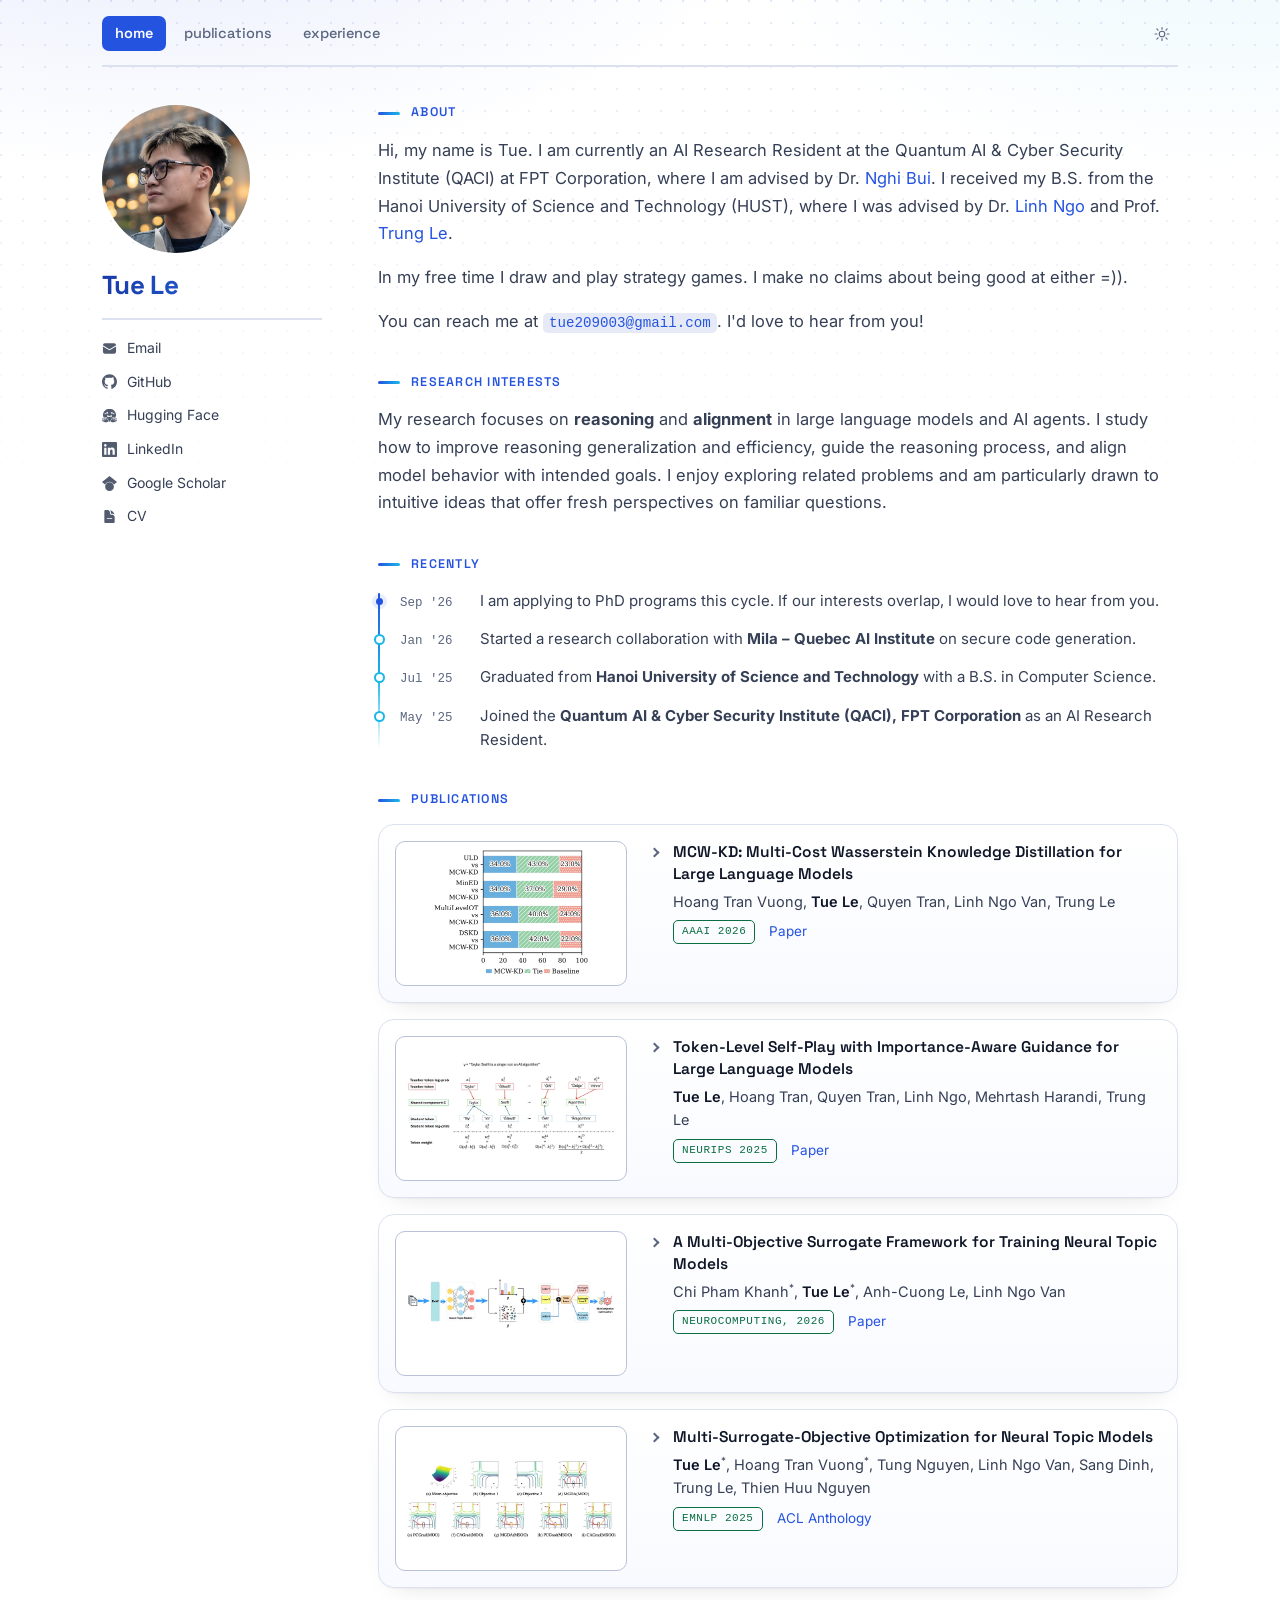
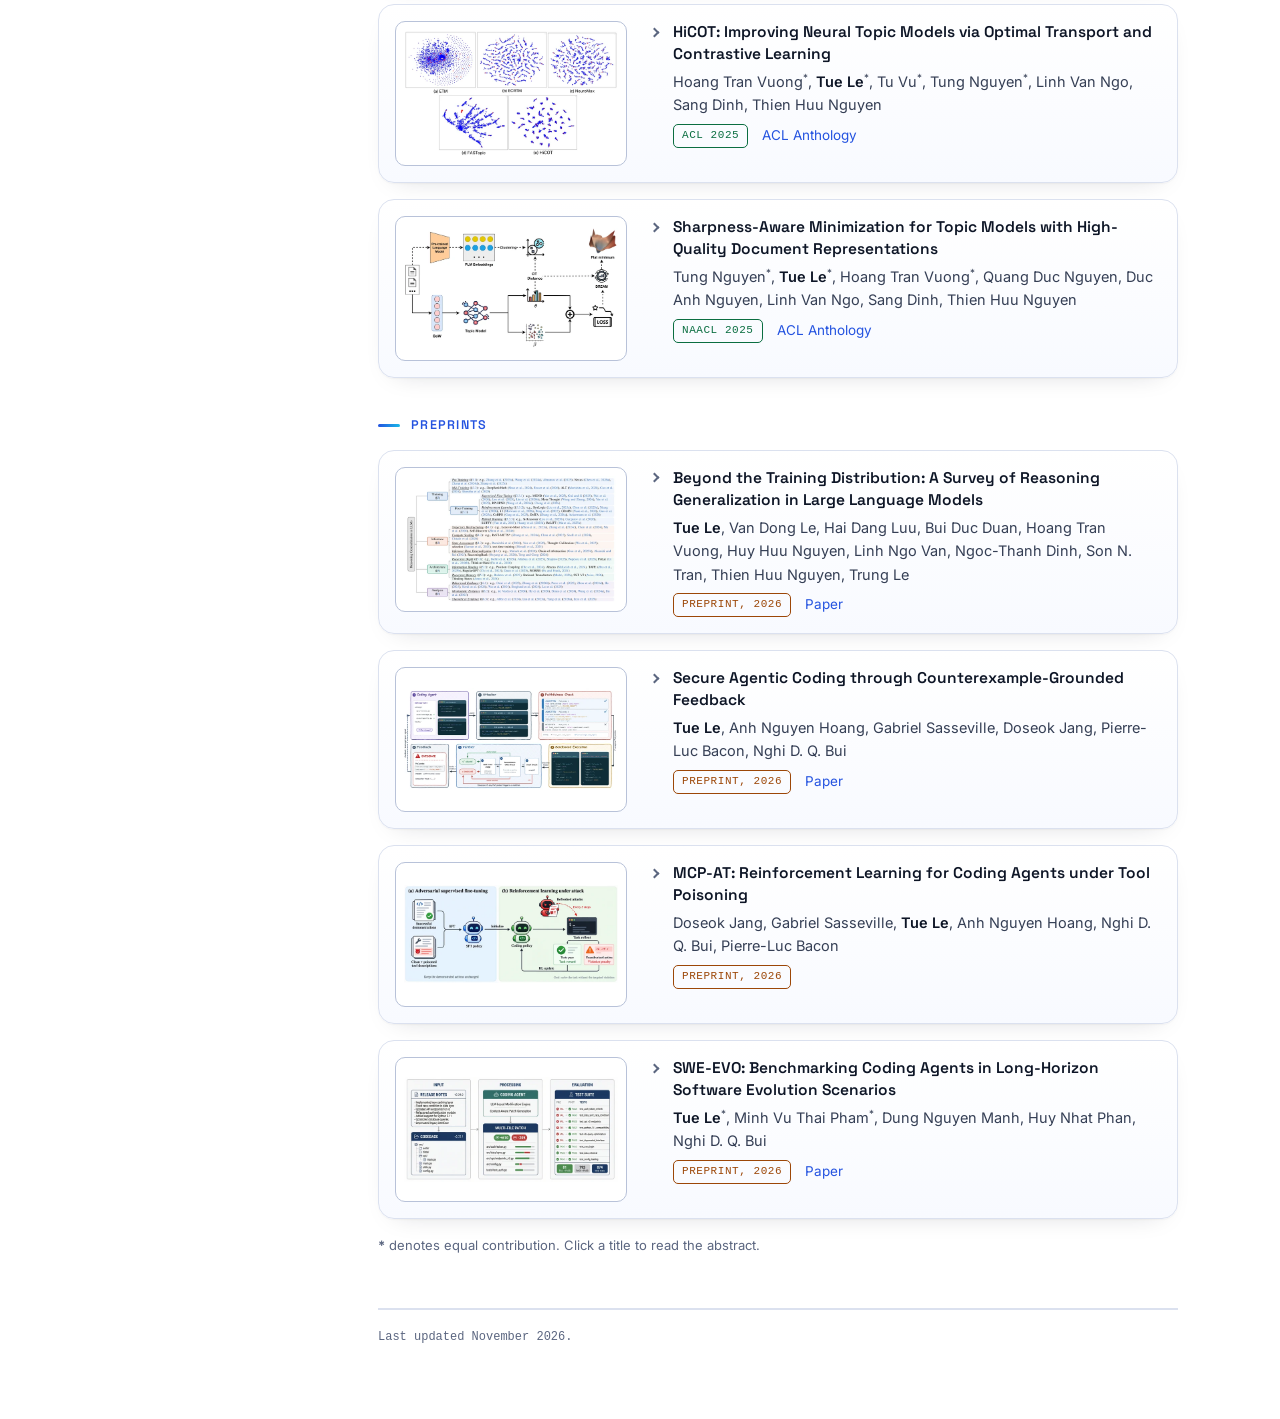
<file: index.html>
<!doctype html>
<html lang="en" data-edit-version="ldt-2026-09-casual-tabs">
  <head>
    <meta charset="UTF-8" />
    <meta name="viewport" content="width=device-width, initial-scale=1.0" />
    <title>Tue Le</title>
    <meta
      name="description"
      content="Tue Le (Le Dinh Tri Tue) works on reasoning and alignment for large language models. Based in Hanoi, Vietnam."
    />
    <meta name="author" content="Le Dinh Tri Tue" />
    <meta name="color-scheme" content="light dark" />
    <link rel="canonical" href="https://tue09.github.io/" />

    <meta property="og:type" content="profile" />
    <meta property="og:title" content="Tue Le" />
    <meta
      property="og:description"
      content="Reasoning and alignment for large language models."
    />
    <meta property="og:url" content="https://tue09.github.io/" />
    <meta property="og:image" content="https://tue09.github.io/assets/profile.jpg" />
    <meta name="twitter:card" content="summary" />

    <script>
      (() => {
        const root = document.documentElement;
        root.classList.add("js");
        try {
          const saved = localStorage.getItem("site-theme");
          const prefersDark = window.matchMedia("(prefers-color-scheme: dark)").matches;
          root.setAttribute("data-theme", saved || (prefersDark ? "dark" : "light"));
        } catch (error) {
          root.setAttribute("data-theme", "light");
        }
      })();
    </script>

    <link rel="preconnect" href="https://fonts.googleapis.com" />
    <link rel="preconnect" href="https://fonts.gstatic.com" crossorigin />
    <link
      href="https://fonts.googleapis.com/css2?family=Inter:wght@400;500;600;700&family=Space+Grotesk:wght@500;600;700&display=swap"
      rel="stylesheet"
    />
    <!-- Favicon: Dragon Ball panel (Akira Toriyama / Shueisha), cropped to a circle.
         Source kept at assets/favicon-source.jpg. -->
    <link rel="icon" type="image/png" sizes="16x16" href="favicon-16.png?v=2026091111" />
    <link rel="icon" type="image/png" sizes="32x32" href="favicon-32.png?v=2026091111" />
    <link rel="icon" type="image/png" sizes="48x48" href="favicon-48.png?v=2026091111" />
    <link rel="apple-touch-icon" sizes="180x180" href="apple-touch-icon.png?v=2026091111" />
    <link rel="stylesheet" href="styles.css?v=2026112203" />
  </head>
  <body>
    <a class="skip-link" href="#main">Skip to content</a>

    <!-- Hidden authoring affordance: hover the bottom-left corner -->
    <div class="edit-hotzone" id="editHotzone">
      <div class="edit-bar" role="group" aria-label="Page authoring tools">
        <button class="edit-toggle" id="editToggle" type="button" aria-pressed="false">Edit</button>
        <button class="edit-export" id="editExport" type="button">Export</button>
        <span class="edit-status" id="editStatus" role="status" aria-live="polite"></span>
      </div>
    </div>

    <div class="shell">
      <header class="topbar">
        <nav class="tabs" id="tabs" aria-label="Sections">
          <a href="#home" data-tab-link="home">home</a>
          <a href="#publications" data-tab-link="publications">publications</a>
          <a href="#experience" data-tab-link="experience">experience</a>
        </nav>

        <button class="theme-btn" id="themeToggle" type="button" aria-label="Switch to dark mode">
          <svg class="ic-sun" viewBox="0 0 24 24" aria-hidden="true"><circle cx="12" cy="12" r="4.2"/><path d="M12 2.4v2.6M12 19v2.6M4.2 12H1.6M22.4 12h-2.6M6.1 6.1 4.3 4.3M19.7 19.7l-1.8-1.8M17.9 6.1l1.8-1.8M4.3 19.7l1.8-1.8"/></svg>
          <svg class="ic-moon" viewBox="0 0 24 24" aria-hidden="true"><path d="M20.5 14.6A8.6 8.6 0 0 1 9.4 3.5a8.6 8.6 0 1 0 11.1 11.1Z"/></svg>
        </button>
      </header>

      <div class="layout">
        <aside class="profile" aria-label="Profile">
          <img
            class="avatar"
            src="assets/profile.jpg"
            width="300"
            height="300"
            alt="Tue Le"
            fetchpriority="high"
          />
          <h1 class="profile-name">Tue Le</h1>
          <ul class="profile-links" aria-label="Profiles">
            <li>
              <a href="mailto:tue209003@gmail.com">
                <svg viewBox="0 0 24 24" aria-hidden="true"><path d="M1.5 8.6691V17.25C1.5 18.9069 2.84315 20.25 4.5 20.25H19.5C21.1569 20.25 22.5 18.9069 22.5 17.25V8.6691L13.5723 14.1631C12.6081 14.7564 11.3919 14.7564 10.4277 14.1631L1.5 8.6691Z"/><path d="M22.5 6.90783V6.75C22.5 5.09315 21.1569 3.75 19.5 3.75H4.5C2.84315 3.75 1.5 5.09315 1.5 6.75V6.90783L11.2139 12.8856C11.696 13.1823 12.304 13.1823 12.7861 12.8856L22.5 6.90783Z"/></svg><span>Email</span>
              </a>
            </li>
            <li>
              <a href="https://github.com/tue09" target="_blank" rel="noopener">
                <svg viewBox="0 0 24 24" aria-hidden="true"><path d="M12 .297c-6.63 0-12 5.373-12 12 0 5.303 3.438 9.8 8.205 11.385.6.113.82-.258.82-.577 0-.285-.01-1.04-.015-2.04-3.338.724-4.042-1.61-4.042-1.61C4.422 18.07 3.633 17.7 3.633 17.7c-1.087-.744.084-.729.084-.729 1.205.084 1.838 1.236 1.838 1.236 1.07 1.835 2.809 1.305 3.495.998.108-.776.417-1.305.76-1.605-2.665-.3-5.466-1.332-5.466-5.93 0-1.31.465-2.38 1.235-3.22-.135-.303-.54-1.523.105-3.176 0 0 1.005-.322 3.3 1.23.96-.267 1.98-.399 3-.405 1.02.006 2.04.138 3 .405 2.28-1.552 3.285-1.23 3.285-1.23.645 1.653.24 2.873.12 3.176.765.84 1.23 1.91 1.23 3.22 0 4.61-2.805 5.625-5.475 5.92.42.36.81 1.096.81 2.22 0 1.606-.015 2.896-.015 3.286 0 .315.21.69.825.57C20.565 22.092 24 17.592 24 12.297c0-6.627-5.373-12-12-12"/></svg><span>GitHub</span>
              </a>
            </li>
            <li>
              <a href="https://huggingface.co/LeTue09" target="_blank" rel="noopener">
                <svg viewBox="0 0 24 24" aria-hidden="true"><path d="M12.025 1.13c-5.77 0-10.449 4.647-10.449 10.378 0 1.112.178 2.181.503 3.185.064-.222.203-.444.416-.577a.96.96 0 0 1 .524-.15c.293 0 .584.124.84.284.278.173.48.408.71.694.226.282.458.611.684.951v-.014c.017-.324.106-.622.264-.874s.403-.487.762-.543c.3-.047.596.06.787.203s.31.313.4.467c.15.257.212.468.233.542.01.026.653 1.552 1.657 2.54.616.605 1.01 1.223 1.082 1.912.055.537-.096 1.059-.38 1.572.637.121 1.294.187 1.967.187.657 0 1.298-.063 1.921-.178-.287-.517-.44-1.041-.384-1.581.07-.69.465-1.307 1.081-1.913 1.004-.987 1.647-2.513 1.657-2.539.021-.074.083-.285.233-.542.09-.154.208-.323.4-.467a1.08 1.08 0 0 1 .787-.203c.359.056.604.29.762.543s.247.55.265.874v.015c.225-.34.457-.67.683-.952.23-.286.432-.52.71-.694.257-.16.547-.284.84-.285a.97.97 0 0 1 .524.151c.228.143.373.388.43.625l.006.04a10.3 10.3 0 0 0 .534-3.273c0-5.731-4.678-10.378-10.449-10.378M8.327 6.583a1.5 1.5 0 0 1 .713.174 1.487 1.487 0 0 1 .617 2.013c-.183.343-.762-.214-1.102-.094-.38.134-.532.914-.917.71a1.487 1.487 0 0 1 .69-2.803m7.486 0a1.487 1.487 0 0 1 .689 2.803c-.385.204-.536-.576-.916-.71-.34-.12-.92.437-1.103.094a1.487 1.487 0 0 1 .617-2.013 1.5 1.5 0 0 1 .713-.174m-10.68 1.55a.96.96 0 1 1 0 1.921.96.96 0 0 1 0-1.92m13.838 0a.96.96 0 1 1 0 1.92.96.96 0 0 1 0-1.92M8.489 11.458c.588.01 1.965 1.157 3.572 1.164 1.607-.007 2.984-1.155 3.572-1.164.196-.003.305.12.305.454 0 .886-.424 2.328-1.563 3.202-.22-.756-1.396-1.366-1.63-1.32q-.011.001-.02.006l-.044.026-.01.008-.03.024q-.018.017-.035.036l-.032.04a1 1 0 0 0-.058.09l-.014.025q-.049.088-.11.19a1 1 0 0 1-.083.116 1.2 1.2 0 0 1-.173.18q-.035.029-.075.058a1.3 1.3 0 0 1-.251-.243 1 1 0 0 1-.076-.107c-.124-.193-.177-.363-.337-.444-.034-.016-.104-.008-.2.022q-.094.03-.216.087-.06.028-.125.063l-.13.074q-.067.04-.136.086a3 3 0 0 0-.135.096 3 3 0 0 0-.26.219 2 2 0 0 0-.12.121 2 2 0 0 0-.106.128l-.002.002a2 2 0 0 0-.09.132l-.001.001a1.2 1.2 0 0 0-.105.212q-.013.036-.024.073c-1.139-.875-1.563-2.317-1.563-3.203 0-.334.109-.457.305-.454m.836 10.354c.824-1.19.766-2.082-.365-3.194-1.13-1.112-1.789-2.738-1.789-2.738s-.246-.945-.806-.858-.97 1.499.202 2.362c1.173.864-.233 1.45-.685.64-.45-.812-1.683-2.896-2.322-3.295s-1.089-.175-.938.647 2.822 2.813 2.562 3.244-1.176-.506-1.176-.506-2.866-2.567-3.49-1.898.473 1.23 2.037 2.16c1.564.932 1.686 1.178 1.464 1.53s-3.675-2.511-4-1.297c-.323 1.214 3.524 1.567 3.287 2.405-.238.839-2.71-1.587-3.216-.642-.506.946 3.49 2.056 3.522 2.064 1.29.33 4.568 1.028 5.713-.624m5.349 0c-.824-1.19-.766-2.082.365-3.194 1.13-1.112 1.789-2.738 1.789-2.738s.246-.945.806-.858.97 1.499-.202 2.362c-1.173.864.233 1.45.685.64.451-.812 1.683-2.896 2.322-3.295s1.089-.175.938.647-2.822 2.813-2.562 3.244 1.176-.506 1.176-.506 2.866-2.567 3.49-1.898-.473 1.23-2.037 2.16c-1.564.932-1.686 1.178-1.464 1.53s3.675-2.511 4-1.297c.323 1.214-3.524 1.567-3.287 2.405.238.839 2.71-1.587 3.216-.642.506.946-3.49 2.056-3.522 2.064-1.29.33-4.568 1.028-5.713-.624"/></svg><span>Hugging Face</span>
              </a>
            </li>
            <li>
              <a href="https://www.linkedin.com/in/tue-le-2b1769280/" target="_blank" rel="noopener">
                <svg viewBox="0 0 24 24" aria-hidden="true"><path d="M20.447 20.452h-3.554v-5.569c0-1.328-.027-3.037-1.852-3.037-1.853 0-2.136 1.445-2.136 2.939v5.667H9.351V9h3.414v1.561h.046c.477-.9 1.637-1.85 3.37-1.85 3.601 0 4.267 2.37 4.267 5.455v6.286zM5.337 7.433c-1.144 0-2.063-.926-2.063-2.065 0-1.138.92-2.063 2.063-2.063 1.14 0 2.064.925 2.064 2.063 0 1.139-.925 2.065-2.064 2.065zm1.782 13.019H3.555V9h3.564v11.452zM22.225 0H1.771C.792 0 0 .774 0 1.729v20.542C0 23.227.792 24 1.771 24h20.451C23.2 24 24 23.227 24 22.271V1.729C24 .774 23.2 0 22.222 0h.003z"/></svg><span>LinkedIn</span>
              </a>
            </li>
            <li>
              <a href="https://scholar.google.com/citations?user=Q_nfA6wAAAAJ&amp;hl=en" target="_blank" rel="noopener">
                <svg viewBox="0 0 24 24" aria-hidden="true"><path d="M12 24a7 7 0 1 0 0-14 7 7 0 0 0 0 14Zm0-24L0 9.5l4.838 3.94A8 8 0 0 1 12 9a8 8 0 0 1 7.162 4.44L24 9.5Z"/></svg><span>Google Scholar</span>
              </a>
            </li>
            <li>
              <a href="assets/TueLe_resume.pdf" target="_blank" rel="noopener">
                <svg viewBox="0 0 24 24" aria-hidden="true"><path d="M5.625 1.5C4.58947 1.5 3.75 2.33947 3.75 3.375V20.625C3.75 21.6605 4.58947 22.5 5.625 22.5H18.375C19.4105 22.5 20.25 21.6605 20.25 20.625V12.75C20.25 10.6789 18.5711 9 16.5 9H14.625C13.5895 9 12.75 8.16053 12.75 7.125V5.25C12.75 3.17893 11.0711 1.5 9 1.5H5.625ZM7.5 15C7.5 14.5858 7.83579 14.25 8.25 14.25H15.75C16.1642 14.25 16.5 14.5858 16.5 15C16.5 15.4142 16.1642 15.75 15.75 15.75H8.25C7.83579 15.75 7.5 15.4142 7.5 15ZM8.25 17.25C7.83579 17.25 7.5 17.5858 7.5 18C7.5 18.4142 7.83579 18.75 8.25 18.75H12C12.4142 18.75 12.75 18.4142 12.75 18C12.75 17.5858 12.4142 17.25 12 17.25H8.25Z"/><path d="M12.9712 1.8159C13.768 2.73648 14.25 3.93695 14.25 5.25V7.125C14.25 7.33211 14.4179 7.5 14.625 7.5H16.5C17.8131 7.5 19.0135 7.98204 19.9341 8.77881C19.0462 5.37988 16.3701 2.70377 12.9712 1.8159Z"/></svg><span>CV</span>
              </a>
            </li>
          </ul>
        </aside>

        <div class="content">
          <main id="main">
            <!-- ==================== HOME ==================== -->
            <section class="panel" id="home" data-tab="home" aria-labelledby="about-h">
              <section class="block block-first" aria-labelledby="about-h">
                <h2 class="block-h" id="about-h">About</h2>

                <p class="lead" data-edit-id="bio-1">
                  Hi, my name is Tue. I am currently an AI Research Resident at the Quantum AI & Cyber Security Institute (QACI) at FPT Corporation, where I am advised by Dr. <a href="https://scholar.google.com/citations?user=QwybxYsAAAAJ&amp;hl=en" target="_blank" rel="noopener">Nghi Bui</a>. 
                  I received my B.S. from the Hanoi University of Science and Technology (HUST), where I was advised by
                  Dr. <a href="https://scholar.google.com/citations?user=tZ78MoQAAAAJ&amp;hl=en" target="_blank" rel="noopener">Linh Ngo</a>
                  and Prof. <a href="https://scholar.google.com/citations?user=gysdMxwAAAAJ&amp;hl=en" target="_blank" rel="noopener">Trung Le</a>.
                </p>

                <p class="lead" data-edit-id="bio-2">
                  In my free time I draw and play strategy games. I make no claims about being good at either =)).
                </p>

                <p class="contact" data-edit-id="contact-line">
                  You can reach me at <a href="mailto:tue209003@gmail.com"><code>tue209003@gmail.com</code></a>. I'd love to hear from you!
                </p>
              </section>

              <section class="block" aria-labelledby="research-h">
                <h2 class="block-h" id="research-h">Research Interests</h2>

                <p class="lead" data-edit-id="research-1">
                  My research focuses on <b>reasoning</b> and <b>alignment</b> in large language models and AI agents. I
                  study how to improve reasoning generalization and efficiency, guide the reasoning process, and align
                  model behavior with intended goals. I enjoy exploring
                  related problems and am particularly drawn to intuitive ideas that offer fresh perspectives on familiar
                  questions.
                </p>
              </section>

              <section class="block" aria-labelledby="news-h">
                <h2 class="block-h" id="news-h">Recently</h2>
                <ul class="news-list">
                  <li>
                    <span class="when">Sep '26</span>
                    <span class="what" data-edit-id="news-1">
                      I am applying to PhD programs this cycle. If our interests overlap, I would love to hear from you.
                    </span>
                  </li>
                  <li>
                    <span class="when">Jan '26</span>
                    <span class="what" data-edit-id="news-2">
                      Started a research collaboration with <b>Mila – Quebec AI Institute</b> on secure code generation.
                    </span>
                  </li>
                  <li>
                    <span class="when">Jul '25</span>
                    <span class="what" data-edit-id="news-5">
                      Graduated from <b>Hanoi University of Science and Technology</b> with a B.S. in Computer Science.
                    </span>
                  </li>
                  <li>
                    <span class="when">May '25</span>
                    <span class="what" data-edit-id="news-6">
                      Joined the <b>Quantum AI & Cyber Security Institute (QACI), FPT Corporation</b> as an AI Research Resident.
                    </span>
                  </li>
                </ul>
              </section>

              <!-- Both lists are filled from the publications tab on load; those stay the single source. -->
              <section class="block" aria-labelledby="home-pub-h">
                <h2 class="block-h" id="home-pub-h">Publications</h2>
                <div id="homePubs" data-clone-of="pubList"></div>
              </section>

              <section class="block" aria-labelledby="home-preprint-h">
                <h2 class="block-h" id="home-preprint-h">Preprints</h2>
                <div id="homePreprints" data-clone-of="preprintList"></div>
                <p class="block-foot">
                  <b>*</b> denotes equal contribution. Click a title to read the abstract.
                </p>
              </section>

            </section>

            <!-- ==================== PUBLICATIONS ==================== -->
            <section class="panel" id="publications" data-tab="publications" aria-labelledby="pub-h">
              <h2 class="panel-h" id="pub-h">Publications</h2>
              <p class="panel-note"><b>*</b> denotes equal contribution. Click a title to read the abstract.</p>

              <ol class="pubs" id="pubList">
                <li class="pub">
                  <a class="pub-fig" href="assets/papers/mcw-kd-full.webp" target="_blank" rel="noopener" aria-label="Open the full-size figure">
                    <img src="assets/papers/mcw-kd.webp" alt="Bar chart of GPT-4o-mini win rates for MCW-KD against ULD, MinED, MultiLevelOT and DSKD" loading="lazy" decoding="async" />
                  </a>
                  <div class="pub-body">
                    <h3 class="pub-title">
                      <button type="button" class="pub-toggle" aria-expanded="false" aria-controls="abs-3">
                        <span class="chev" aria-hidden="true"></span>
                        MCW-KD: Multi-Cost Wasserstein Knowledge Distillation for Large Language Models
                      </button>
                    </h3>
                    <div class="pub-abstract" id="abs-3" hidden>
                      <p>
                        Knowledge distillation (KD) is widely recognized as an effective approach for compressing large
                        language models (LLMs). However, standard KD methods often falter when confronted with architectural
                        or tokenization heterogeneity between teacher and student models, which creates a mismatch in their
                        representations. While Optimal Transport (OT) provides a promising solution to align these
                        representations, most OT-based methods rely on a single cost function, which isn't enough to capture
                        the multifaceted discrepancies between models with distinct designs. To address this limitation, we
                        introduce Multi-Cost Wasserstein Knowledge Distillation (MCW-KD), a novel framework that enhances KD
                        by simultaneously optimizing several cost functions within a unified OT formulation. MCW-KD employs
                        specific cost matrices to effectively align both the final hidden states and the output distributions
                        of the models. We also provide a rigorous theoretical foundation for the proposed Multi-Cost
                        Wasserstein Distance, ensuring both mathematical validity and computational ability. Extensive
                        experiments on instruction-following datasets demonstrate that MCW-KD significantly improves student
                        model performance compared to state-of-the-art KD baselines, especially when teacher and student
                        models have different tokenizers.
                      </p>
                    </div>
                    <p class="pub-authors">
                      Hoang Tran Vuong, <b>Tue Le</b>, Quyen Tran, Linh Ngo Van, Trung Le
                    </p>
                    <p class="pub-meta">
                      <span class="venue">AAAI 2026</span>
                      <a href="https://ojs.aaai.org/index.php/AAAI/article/view/40619" target="_blank" rel="noopener">Paper</a>
                    </p>
                  </div>
                </li>
                <li class="pub">
                  <a class="pub-fig" href="assets/papers/swift-full.webp" target="_blank" rel="noopener" aria-label="Open the full-size figure">
                    <img src="assets/papers/swift.webp" alt="Teacher and student tokens mapped to shared components, with each student token weighted by the difference in log-probabilities" loading="lazy" decoding="async" />
                  </a>
                  <div class="pub-body">
                    <h3 class="pub-title">
                      <button type="button" class="pub-toggle" aria-expanded="false" aria-controls="abs-4">
                        <span class="chev" aria-hidden="true"></span>
                        Token-Level Self-Play with Importance-Aware Guidance for Large Language Models
                      </button>
                    </h3>
                    <div class="pub-abstract" id="abs-4" hidden>
                      <p>
                        Leveraging the power of Large Language Models (LLMs) through preference optimization is crucial for
                        aligning model outputs with human values. Direct Preference Optimization (DPO) has recently emerged
                        as a simple yet effective method by directly optimizing on preference data without the need for
                        explicit reward models. However, DPO typically relies on human-labeled preference data, which can
                        limit its scalability. Self-Play Fine-Tuning (SPIN) addresses this by allowing models to generate
                        their own rejected samples, reducing the dependence on human annotations. Nevertheless, SPIN
                        uniformly applies learning signals across all tokens, ignoring the fine-grained quality variations
                        within responses. As the model improves, rejected samples increasingly contain high-quality tokens,
                        making the uniform treatment of tokens suboptimal. In this paper, we propose SWIFT (Self-Play
                        Weighted Fine-Tuning), a fine-grained self-refinement method that assigns token-level importance
                        weights estimated from a stronger teacher model. Beyond alignment, we also demonstrate that SWIFT
                        serves as an effective knowledge distillation strategy by using the teacher not for logits matching,
                        but for reward-guided token weighting. Extensive experiments on diverse benchmarks and settings
                        demonstrate that SWIFT consistently surpasses both existing alignment approaches and conventional
                        knowledge distillation methods.
                      </p>
                    </div>
                    <p class="pub-authors">
                      <b>Tue Le</b>, Hoang Tran, Quyen Tran, Linh Ngo, Mehrtash Harandi, Trung Le
                    </p>
                    <p class="pub-meta">
                      <span class="venue">NeurIPS 2025</span>
                      <a href="https://openreview.net/pdf?id=3VvdoCcVPU" target="_blank" rel="noopener">Paper</a>
                    </p>
                  </div>
                </li>
                <li class="pub">
                  <a class="pub-fig" href="assets/papers/moo-surrogate-full.webp" target="_blank" rel="noopener" aria-label="Open the full-size figure">
                    <img src="assets/papers/moo-surrogate.webp" alt="Pipeline: a neural topic model turns a bag-of-words input into several losses, which become surrogate losses for multi-objective optimization" loading="lazy" decoding="async" />
                  </a>
                  <div class="pub-body">
                    <h3 class="pub-title">
                      <button type="button" class="pub-toggle" aria-expanded="false" aria-controls="abs-2">
                        <span class="chev" aria-hidden="true"></span>
                        A Multi-Objective Surrogate Framework for Training Neural Topic Models
                      </button>
                    </h3>
                    <div class="pub-abstract" id="abs-2" hidden>
                      <p>
                        Neural topic models have achieved notable advances in generating coherent topics and learning document-topic distributions, yet they commonly rely on multiple loss components that vary widely in scale. These imbalances make joint optimization difficult and often require extensive hyperparameter tuning. Multi-objective optimization (MOO) methods offer a promising direction, but their use has largely been limited to settings with shared-parameter architectures, restricting their applicability to many topic modeling frameworks. Moreover, applying standard MOO techniques directly to neural topic models can lead to degraded performance due to incompatibilities between the objectives. This work introduces a new strategy for integrating MOO into neural topic modeling without relying on hard parameter sharing. The proposed method enables effective coordination of multiple loss functions and facilitates stable optimization. Experiments on widely used benchmark corpora show that the approach yields substantial improvements over baseline neural topic models and consistently surpasses naïve MOO-based variants.
                      </p>
                    </div>
                    <p class="pub-authors">
                      Chi Pham Khanh<sup>*</sup>, <b>Tue Le</b><sup>*</sup>, Anh-Cuong Le, Linh Ngo Van
                    </p>
                    <p class="pub-meta">
                      <span class="venue">Neurocomputing, 2026</span>
                      <a href="https://www.sciencedirect.com/science/article/abs/pii/S0925231226008295" target="_blank" rel="noopener">Paper</a>
                    </p>
                  </div>
                </li>
                <li class="pub">
                  <a class="pub-fig" href="assets/papers/msoo-full.webp" target="_blank" rel="noopener" aria-label="Open the full-size figure">
                    <img src="assets/papers/msoo.webp" alt="Optimization trajectories on a two-objective toy problem for MGDA, PCGrad and CAGrad, with and without MSOO" loading="lazy" decoding="async" />
                  </a>
                  <div class="pub-body">
                    <h3 class="pub-title">
                      <button type="button" class="pub-toggle" aria-expanded="false" aria-controls="abs-5">
                        <span class="chev" aria-hidden="true"></span>
                        Multi-Surrogate-Objective Optimization for Neural Topic Models
                      </button>
                    </h3>
                    <div class="pub-abstract" id="abs-5" hidden>
                      <p>
                        Neural topic modeling has substantially improved topic quality and document topic distribution
                        compared to traditional probabilistic methods. These models often incorporate multiple loss
                        functions. However, the disparate magnitudes of these losses can make hyperparameter tuning for these
                        loss functions challenging, potentially creating obstacles for simultaneous optimization. While
                        gradient-based Multi-objective Optimization (MOO) algorithms offer a potential solution, they are
                        typically applied to shared parameters in multi-task learning, hindering their broader adoption,
                        particularly in Neural Topic Models (NTMs). Furthermore, our experiments reveal that naïve MOO
                        applications on NTMs can yield suboptimal results, even underperforming compared to implementations
                        without the MOO mechanism. This paper proposes a novel approach to integrate MOO algorithms,
                        independent of hard-parameter sharing architectures, and effectively optimizes multiple NTMs loss
                        functions. Comprehensive evaluations on widely used benchmark datasets demonstrate that our approach
                        significantly enhances baseline topic model performance and outperforms direct MOO applications on
                        NTMs.
                      </p>
                    </div>
                    <p class="pub-authors">
                      <b>Tue Le</b><sup>*</sup>, Hoang Tran Vuong<sup>*</sup>, Tung Nguyen, Linh Ngo Van, Sang Dinh,
                      Trung Le, Thien Huu Nguyen
                    </p>
                    <p class="pub-meta">
                      <span class="venue">EMNLP 2025</span>
                      <a href="https://aclanthology.org/2025.findings-emnlp.9/" target="_blank" rel="noopener">ACL Anthology</a>
                    </p>
                  </div>
                </li>
                <li class="pub">
                  <a class="pub-fig" href="assets/papers/hicot-full.webp" target="_blank" rel="noopener" aria-label="Open the full-size figure">
                    <img src="assets/papers/hicot.webp" alt="t-SNE plots of topic embeddings for ETM, ECRTM, NeuroMax, FASTopic and HiCOT" loading="lazy" decoding="async" />
                  </a>
                  <div class="pub-body">
                    <h3 class="pub-title">
                      <button type="button" class="pub-toggle" aria-expanded="false" aria-controls="abs-6">
                        <span class="chev" aria-hidden="true"></span>
                        HiCOT: Improving Neural Topic Models via Optimal Transport and Contrastive Learning
                      </button>
                    </h3>
                    <div class="pub-abstract" id="abs-6" hidden>
                      <p>
                        Recent advances in neural topic models (NTMs) have improved topic quality but still face challenges:
                        weak document-topic alignment, high inference costs due to large pretrained language models (PLMs),
                        and limited modeling of hierarchical topic structures. To address these issues, we introduce HiCOT
                        (Hierarchical Clustering and Contrastive Learning with Optimal Transport for Neural Topic Modeling),
                        a novel framework that enhances topic coherence and efficiency. HiCOT integrates Optimal Transport to
                        refine document-topic relationships using compact PLM-based embeddings, captures semantic structure
                        of the documents. Additionally, it employs hierarchical clustering combine with contrastive learning
                        to disentangle topic-word and topic-topic relationships, ensuring clearer structure and better
                        coherence. Experimental results on multiple benchmark datasets demonstrate HiCOT's superior
                        effectiveness over existing NTMs in topic coherence, topic performance, representation quality, and
                        computational efficiency.
                      </p>
                    </div>
                    <p class="pub-authors">
                      Hoang Tran Vuong<sup>*</sup>, <b>Tue Le</b><sup>*</sup>, Tu Vu<sup>*</sup>,
                      Tung Nguyen<sup>*</sup>, Linh Van Ngo, Sang Dinh, Thien Huu Nguyen
                    </p>
                    <p class="pub-meta">
                      <span class="venue">ACL 2025</span>
                      <a href="https://aclanthology.org/2025.findings-acl.715/" target="_blank" rel="noopener">ACL Anthology</a>
                    </p>
                  </div>
                </li>
                <li class="pub">
                  <a class="pub-fig" href="assets/papers/sam-ntm-full.webp" target="_blank" rel="noopener" aria-label="Open the full-size figure">
                    <img src="assets/papers/sam-ntm.webp" alt="Architecture: a topic model trained with DREAM, using an optimal-transport distance to clustered PLM embeddings to steer toward a flat minimum" loading="lazy" decoding="async" />
                  </a>
                  <div class="pub-body">
                    <h3 class="pub-title">
                      <button type="button" class="pub-toggle" aria-expanded="false" aria-controls="abs-7">
                        <span class="chev" aria-hidden="true"></span>
                        Sharpness-Aware Minimization for Topic Models with High-Quality Document Representations
                      </button>
                    </h3>
                    <div class="pub-abstract" id="abs-7" hidden>
                      <p>
                        Recent advanced frameworks in topic models have significantly enhanced the performance compared to
                        conventional probabilistic approaches. Such models, mostly constructed from neural network
                        architecture together with other advanced techniques such as contextual embedding, optimal transport
                        distance and pre-trained language model, etc. have effectively improved the topic quality and
                        document topic distribution. Despite the improvements, these methods lack considerations of effective
                        optimization for complex objective functions that contain log-likelihood and additional
                        regularization terms. In this study, we propose to apply an efficient optimization method to improve
                        the generalization and performance of topic models. Our approach explicitly considers the sharpness
                        of the loss landscape during optimization, which forces the optimizer to choose directions in the
                        parameter space that lead to flatter minima, in which the models are typically more stable and robust
                        to small perturbations in the data. Additionally, we propose an effective strategy to select the
                        flatness region for parameter optimization by leveraging the optimal transport distance between
                        doc-topic distributions and doc-cluster proportions, which can effectively enhance document
                        representation. Experimental results on popular benchmark datasets demonstrate that our method
                        effectively improves the performance of baseline topic models.
                      </p>
                    </div>
                    <p class="pub-authors">
                      Tung Nguyen<sup>*</sup>, <b>Tue Le</b><sup>*</sup>, Hoang Tran Vuong<sup>*</sup>,
                      Quang Duc Nguyen, Duc Anh Nguyen, Linh Van Ngo, Sang Dinh, Thien Huu Nguyen
                    </p>
                    <p class="pub-meta">
                      <span class="venue">NAACL 2025</span>
                      <a href="https://aclanthology.org/2025.naacl-long.231/" target="_blank" rel="noopener">ACL Anthology</a>
                    </p>
                  </div>
                </li>
              </ol>

              <h2 class="panel-h" id="preprint-h">Preprints</h2>

              <ol class="pubs" id="preprintList">
                <li class="pub">
                  <a class="pub-fig" href="assets/papers/survey-full.webp?v=3" target="_blank" rel="noopener" aria-label="Open the full-size figure">
                    <img src="assets/papers/survey.webp?v=3" alt="Taxonomy of reasoning generalization in LLMs: four branches (training, inference, architecture, analysis), each split into subtopics with representative papers" loading="lazy" decoding="async" />
                  </a>
                  <div class="pub-body">
                    <h3 class="pub-title">
                      <button type="button" class="pub-toggle" aria-expanded="false" aria-controls="abs-survey">
                        <span class="chev" aria-hidden="true"></span>
                        Beyond the Training Distribution: A Survey of Reasoning Generalization in Large Language Models
                      </button>
                    </h3>
                    <div class="pub-abstract" id="abs-survey" hidden>
                      <p>
                        Large language models (LLMs) have achieved strong performance on mathematical, logical, and
                        scientific reasoning tasks. However, this progress is commonly measured on benchmarks that remain
                        close to the distributions encountered during training. Small changes in notation or problem
                        structure, as well as deeper reasoning or new domains, can lead to substantial performance
                        degradation, raising a central question: when and how can LLMs generalize their reasoning beyond
                        their training distributions? This paper presents a comprehensive survey of reasoning
                        generalization in LLMs. We organize existing work into four complementary pillars: (1) training
                        methods that encourage transferable reasoning, (2) inference strategies that adapt computation at
                        test time, (3) architectural designs that support reusable operations, and (4) analyses that
                        characterize when and why generalization succeeds or fails. Building on this taxonomy, we compare
                        the assumptions, evaluation settings, and generalization claims of representative approaches. We
                        further summarize the main empirical findings and theoretical results, and discuss the evaluation
                        practices and open challenges that shape this emerging research direction.
                      </p>
                    </div>
                    <p class="pub-authors">
                      <b>Tue Le</b>, Van Dong Le, Hai Dang Luu, Bui Duc Duan, Hoang Tran Vuong, Huy Huu Nguyen,
                      Linh Ngo Van, Ngoc-Thanh Dinh, Son N. Tran, Thien Huu Nguyen, Trung Le
                    </p>
                    <p class="pub-meta">
                      <span class="venue venue-live">Preprint, 2026</span>
                      <a href="https://www.alphaxiv.org/abs/2611.reasoning-generalization-large-language-models" target="_blank" rel="noopener">Paper</a>
                    </p>
                  </div>
                </li>
                <li class="pub">
                  <a class="pub-fig" href="assets/papers/falcon-full.webp?v=2" target="_blank" rel="noopener" aria-label="Open the full-size figure">
                    <img src="assets/papers/falcon.webp?v=2" alt="FALCON pipeline: an attacker writes proof-of-concept probes against the coding agent's patch, a faithfulness check keeps probes that call the real target, they run in a sandbox, and a verifier turns the traces into a secure or insecure verdict with evidence" loading="lazy" decoding="async" />
                  </a>
                  <div class="pub-body">
                    <h3 class="pub-title">
                      <button type="button" class="pub-toggle" aria-expanded="false" aria-controls="abs-falcon">
                        <span class="chev" aria-hidden="true"></span>
                        Secure Agentic Coding through Counterexample-Grounded Feedback
                      </button>
                    </h3>
                    <div class="pub-abstract" id="abs-falcon" hidden>
                      <p>
                        As coding models and agent harnesses become more capable, reliable security verification is becoming
                        a central bottleneck. Improving secure code generation requires a signal whose reported progress
                        remains aligned with actual program behavior under optimization; otherwise, an optimizer can improve
                        the signal's verdict without removing the underlying vulnerability. Existing model-based approaches
                        require models to either infer program behavior from source code or specify correct outcomes for
                        adversarial tests, placing substantial reasoning demands on the security signal. We introduce FALCON,
                        a counterexample-grounded verification framework that separates attack exploration from behavioral
                        verification and connects them through execution traces of the program under test. In test-time
                        repair, FALCON yields substantially stronger held-out functional-security gains than alternative
                        security signals across secure code generation benchmarks, while preserving or improving
                        functionality. As an RL reward, FALCON also outperforms static-analysis and learned rewards on
                        held-out functional-security, even when all policies successfully optimize their respective training
                        rewards. Combining FALCON with either proxy reward further improves held-out performance, suggesting
                        that execution-grounded feedback can mitigate reward overoptimization while preserving useful
                        guidance from existing security signals.
                      </p>
                    </div>
                    <p class="pub-authors">
                      <b>Tue Le</b>, Anh Nguyen Hoang, Gabriel Sasseville, Doseok Jang, Pierre-Luc Bacon, Nghi D. Q. Bui
                    </p>
                    <p class="pub-meta">
                      <span class="venue venue-live">Preprint, 2026</span>
                      <a href="https://arxiv.org/abs/2610.25916" target="_blank" rel="noopener">Paper</a>
                    </p>
                  </div>
                </li>
                <li class="pub">
                  <!-- No public version yet, so no paper link. Add one once public. -->
                  <a class="pub-fig" href="assets/papers/mcp-at-full.webp" target="_blank" rel="noopener" aria-label="Open the full-size figure">
                    <img src="assets/papers/mcp-at.webp" alt="MCP-AT overview: (a) supervised fine-tuning on successful demonstrations with clean and poisoned tool descriptions gives an SFT policy, which (b) initializes a coding policy trained with reinforcement learning under attacks refreshed every 5 steps, rewarded for passing tests and penalized for unauthorized actions" loading="lazy" decoding="async" />
                  </a>
                  <div class="pub-body">
                    <h3 class="pub-title">
                      <button type="button" class="pub-toggle" aria-expanded="false" aria-controls="abs-mcp-at">
                        <span class="chev" aria-hidden="true"></span>
                        MCP-AT: Reinforcement Learning for Coding Agents under Tool Poisoning
                      </button>
                    </h3>
                    <div class="pub-abstract" id="abs-mcp-at" hidden>
                      <p>
                        Reinforcement learning for coding agents has become a standard component of modern post-training
                        pipelines, but it typically optimizes raw task completion. At the same time, Model Context Protocol
                        (MCP) servers have emerged as a popular mechanism for extending agent capabilities, exposing an attack
                        vector in which malicious servers inject instructions into tool documentation. Test-passing rewards
                        alone do not distinguish legitimate work from unauthorized actions, so an agent can solve a task while
                        following an injected instruction. We introduce MCP-AT, a two-stage post-training recipe that combines
                        adversarial supervised fine-tuning (SFT) with task-oriented reinforcement learning and explicit
                        security-violation penalties. SFT teaches task completion in the presence of poisoned tool
                        descriptions while subsequent RL combines verifiable task rewards with penalties on offending
                        tool-call arguments and refreshes attacks against the current policy. Evaluating Qwen3-14B policies on
                        clean and poisoned SWE-bench Verified tasks, MCP-AT approximately halves targeted attack success rate
                        relative to adversarial SFT and raises robust solve (task completion without the targeted violation
                        under attack) from 9.1% to 17.6%, with the relative benefit transferring to a held-out attacker. These
                        results suggest that adversarial post-training can strengthen resistance to tool-description
                        poisoning while improving coding performance.
                      </p>
                    </div>
                    <p class="pub-authors">
                      Doseok Jang, Gabriel Sasseville, <b>Tue Le</b>, Anh Nguyen Hoang, Nghi D. Q. Bui, Pierre-Luc Bacon
                    </p>
                    <p class="pub-meta">
                      <span class="venue venue-live">Preprint, 2026</span>
                    </p>
                  </div>
                </li>
                <li class="pub">
                  <a class="pub-fig" href="assets/papers/swe-evo-full.webp" target="_blank" rel="noopener" aria-label="Open the full-size figure">
                    <img src="assets/papers/swe-evo.webp" alt="SWE-EVO pipeline: release notes and a codebase go to a coding agent, whose multi-file patch is scored by the test suite" loading="lazy" decoding="async" />
                  </a>
                  <div class="pub-body">
                    <h3 class="pub-title">
                      <button type="button" class="pub-toggle" aria-expanded="false" aria-controls="abs-1">
                        <span class="chev" aria-hidden="true"></span>
                        SWE-EVO: Benchmarking Coding Agents in Long-Horizon Software Evolution Scenarios
                      </button>
                    </h3>
                    <div class="pub-abstract" id="abs-1" hidden>
                      <p>
                        Existing benchmarks for AI coding agents focus on isolated, single-issue tasks such as fixing a bug
                        or adding a small feature. However, real-world software engineering is a long-horizon endeavor:
                        developers interpret high-level requirements, coordinate changes across many files, and evolve
                        codebases over multiple iterations while preserving functionality. We introduce SWE-EVO, a benchmark
                        for this long-horizon software evolution challenge. Constructed from release notes of seven mature
                        open-source Python projects, SWE-EVO comprises 48 tasks requiring multi-step modifications spanning
                        an average of 21 files, validated against test suites averaging 874 tests per instance. Experiments
                        reveal a striking capability gap: GPT-5.4 with OpenHands achieves only 25% on SWE-EVO versus 72.80%
                        achieved by GPT-5.2 on SWE-Bench Verified, showing that current agents struggle with sustained,
                        multi-file reasoning. We also propose Fix Rate, a metric capturing partial progress on these complex,
                        long-horizon tasks.
                      </p>
                    </div>
                    <p class="pub-authors">
                      <b>Tue Le</b><sup>*</sup>, Minh Vu Thai Pham<sup>*</sup>, Dung Nguyen Manh, Huy Nhat Phan,
                      Nghi D. Q. Bui
                    </p>
                    <p class="pub-meta">
                      <span class="venue venue-live">Preprint, 2026</span>
                      <a href="https://arxiv.org/abs/2512.18470" target="_blank" rel="noopener">Paper</a>
                    </p>
                  </div>
                </li>
              </ol>
            </section>

            <!-- ==================== EXPERIENCE ==================== -->
            <section class="panel" id="experience" data-tab="experience" aria-labelledby="exp-h">
              <h2 class="panel-h" id="exp-h">Experience</h2>

              <ul class="rows">
                <li class="row">
                  <span class="when">2026 — now</span>
                  <span class="what">
                    <strong>Research Collaborator</strong>, Mila – Quebec AI Institute · Remote
                    <span class="adv">
                      Advisors:
                      <a href="https://scholar.google.com/citations?user=QwybxYsAAAAJ&amp;hl=en" target="_blank" rel="noopener">Nghi Bui</a>,
                      <a href="https://scholar.google.com/citations?user=9H77FYYAAAAJ&amp;hl=en" target="_blank" rel="noopener">Pierre-Luc Bacon</a>
                    </span>
                    <span class="sub" data-edit-id="exp-2">
                      Training and inference methods to improve the security, safety, and reliability of coding agents.
                    </span>
                  </span>
                </li>
                <li class="row">
                  <span class="when">2025 — now</span>
                  <span class="what">
                    <strong>AI Research Resident</strong>, Quantum AI &amp; Cyber Security Institute (QACI), FPT Corporation · Hanoi
                    <span class="adv">
                      Advisor:
                      <a href="https://scholar.google.com/citations?user=QwybxYsAAAAJ&amp;hl=en" target="_blank" rel="noopener">Nghi Bui</a>
                    </span>
                    <span class="sub" data-edit-id="exp-1">
                      Training and evaluation pipelines to improve the reasoning, reliability, and generalization of
                      autonomous coding agents.
                    </span>
                  </span>
                </li>
                <li class="row">
                  <span class="when">2025 — now</span>
                  <span class="what">
                    <strong>Research Assistant</strong>, DreamAI Laboratory · Remote
                    <span class="adv">
                      Advisors:
                      <a href="https://scholar.google.com/citations?user=gysdMxwAAAAJ&amp;hl=en" target="_blank" rel="noopener">Trung Le</a>,
                      <a href="https://scholar.google.com/citations?user=tZ78MoQAAAAJ&amp;hl=en" target="_blank" rel="noopener">Linh Ngo Van</a>
                    </span>
                    <span class="sub" data-edit-id="exp-5">
                      Post-training methods to improve the reasoning and alignment of large language models.
                    </span>
                  </span>
                </li>
                <li class="row">
                  <span class="when">2024 – 25</span>
                  <span class="what">
                    <strong>AI Engineer</strong>, VinBigdata Institute · Hanoi
                    <span class="sub" data-edit-id="exp-3">
                      Multimodal models for speech–language understanding and generation, focused on audio–text alignment.
                    </span>
                  </span>
                </li>
                <li class="row">
                  <span class="when">2023 – 25</span>
                  <span class="what">
                    <strong>Research Assistant</strong>, Data Science Lab, BKAI – HUST · Hanoi
                    <span class="adv">
                      Advisor:
                      <a href="https://scholar.google.com/citations?user=tZ78MoQAAAAJ&amp;hl=en" target="_blank" rel="noopener">Linh Ngo Van</a>
                    </span>
                    <span class="sub" data-edit-id="exp-4">
                      Optimization algorithms to improve training stability and generalization across tasks.
                    </span>
                  </span>
                </li>
              </ul>

              <h2 class="panel-h" id="edu-h">Education</h2>
              <ul class="rows">
                <li class="row">
                  <span class="when">2021 – 25</span>
                  <span class="what">
                    <strong>B.S. Computer Science</strong>, Hanoi University of Science and Technology
                    <span class="sub">Talented Program · GPA: 3.4/4.0 (Overall), 3.7/4.0 (Major)</span>
                  </span>
                </li>
                <li class="row">
                  <span class="when">2018 – 21</span>
                  <span class="what">
                    <strong>Ha Tinh High School for Gifted Students</strong>
                    <span class="sub">Mathematics Honors Class · 9.4 / 10</span>
                  </span>
                </li>
              </ul>

              <h2 class="panel-h" id="honors-h">Honors</h2>
              <ul class="rows">
                <li class="row">
                  <span class="when">2021</span>
                  <span class="what">
                    <strong>Vietnam IMO Team Selection Test</strong>
                    <span class="sub" data-edit-id="honor-1">
                      Selected among the top 50 mathematics students nationally through the Vietnamese Mathematical
                      Olympiad, and competed for a place on the national IMO team.
                    </span>
                  </span>
                </li>
                <li class="row">
                  <span class="when">2020 – 21</span>
                  <span class="what">
                    <strong>Vietnamese Mathematical Olympiad</strong>
                    <span class="sub">Second Prize, 2021 · Third Prize, 2020</span>
                  </span>
                </li>
                <li class="row">
                  <span class="when">2020</span>
                  <span class="what">
                    <strong>Odon Vallet Scholarship</strong>
                    <span class="sub">Awarded by the Odon Vallet Fund to the best students of the year.</span>
                  </span>
                </li>
              </ul>
            </section>
          </main>

          <footer class="site-footer">
            <p>Last updated November 2026.</p>
          </footer>
        </div>
      </div>
    </div>

    <script type="application/ld+json">
      {
        "@context": "https://schema.org",
        "@type": "Person",
        "name": "Le Dinh Tri Tue",
        "alternateName": "Tue Le",
        "url": "https://tue09.github.io/",
        "image": "https://tue09.github.io/assets/profile.jpg",
        "email": "mailto:tue209003@gmail.com",
        "jobTitle": "AI Research Resident",
        "worksFor": { "@type": "Organization", "name": "Quantum AI & Cyber Security Institute (QACI), FPT Corporation" },
        "alumniOf": { "@type": "CollegeOrUniversity", "name": "Hanoi University of Science and Technology" },
        "address": { "@type": "PostalAddress", "addressLocality": "Hanoi", "addressCountry": "VN" },
        "knowsAbout": [
          "Large language models",
          "Post-training",
          "Reinforcement learning",
          "Reasoning",
          "Coding agents",
          "Optimization"
        ],
        "sameAs": [
          "https://github.com/tue09",
          "https://huggingface.co/LeTue09",
          "https://www.linkedin.com/in/tue-le-2b1769280/"
        ]
      }
    </script>

    <script src="script.js?v=2026100501"></script>
  </body>
</html>
</file>
<file: styles.css>
/* ==========================================================================
   Tue Le — personal homepage
   Cool white, cobalt accent, papers as cards, Space Grotesk for anything that names things.
   ========================================================================== */

/* ---------- 1. Tokens ---------- */

:root {
  --bg: #ffffff;
  --bg-soft: #eceff8;
  --text: #0d1526;
  --text-2: #353f55;
  --text-3: #5b6680;
  --rule: #dbe1ef;
  --rule-2: #b8c2d9;
  --accent: #2453e0;
  --accent-2: #19b8e8;
  --accent-hover: #173aa8;
  --accent-wash: rgba(36, 83, 224, 0.1);
  --on-accent: #fff;
  --chip: #e5eaf6;
  --live: #9c4708;
  --accepted: #0b6e41;
  --sel-bg: #1e2a44;
  --name-from: #173aa8;
  --name-to: #2f7dff;
  --glow: rgba(36, 83, 224, 0.11);
  --glow-2: rgba(0, 170, 230, 0.08);
  --dot: rgba(36, 83, 224, 0.13);
  --card: linear-gradient(180deg, #ffffff, #f8faff);
  --card-shadow: 0 1px 2px rgba(13, 21, 38, 0.04), 0 10px 26px -18px rgba(13, 21, 38, 0.22);
  --card-shadow-hover: 0 16px 36px -20px rgba(36, 83, 224, 0.42);

  --font: "Inter", -apple-system, BlinkMacSystemFont, "Segoe UI", Roboto, "Helvetica Neue", sans-serif;
  --font-display: "Space Grotesk", "Inter", -apple-system, BlinkMacSystemFont, "Segoe UI", sans-serif;
  --font-mono: ui-monospace, SFMono-Regular, "SF Mono", Menlo, Consolas, monospace;

  --shell: 1140px;
  --pad: clamp(20px, 5vw, 32px);
  --ease: cubic-bezier(0.2, 0.7, 0.2, 1);
}

:root[data-theme="dark"] {
  --bg: #0b1020;
  --bg-soft: #141b30;
  --text: #eef2fb;
  --text-2: #c3cbdd;
  --text-3: #8f9ab3;
  --rule: #1f2841;
  --rule-2: #2f3a58;
  --accent: #82a8ff;
  --accent-hover: #aec6ff;
  --accent-wash: rgba(130, 168, 255, 0.15);
  --on-accent: #0b1020;
  --chip: #182039;
  --live: #f0b070;
  --accepted: #62d39c;
  --sel-bg: #33467a;
  --name-from: #eef2fb;
  --name-to: #82a8ff;
  --glow: rgba(70, 110, 255, 0.2);
  --glow-2: rgba(0, 170, 230, 0.1);
  --dot: rgba(130, 168, 255, 0.1);
  --card: linear-gradient(180deg, #111830, #0e1529);
  --card-shadow: 0 1px 2px rgba(0, 0, 0, 0.3), 0 10px 26px -18px rgba(0, 0, 0, 0.7);
  --card-shadow-hover: 0 16px 36px -20px rgba(130, 168, 255, 0.35);
}

/* ---------- 2. Base ---------- */

*,
*::before,
*::after {
  box-sizing: border-box;
}

html {
  -webkit-text-size-adjust: 100%;
}

/* Two faint glows at the top of the page; they scroll away with the content. */
body {
  position: relative;
  margin: 0;
  background:
    radial-gradient(900px 420px at 12% -120px, var(--glow), transparent 70%),
    radial-gradient(700px 360px at 95% -80px, var(--glow-2), transparent 70%),
    var(--bg);
  background-repeat: no-repeat;
  color: var(--text-2);
  font-family: var(--font);
  font-size: 16px;
  line-height: 1.62;
  -webkit-font-smoothing: antialiased;
  text-rendering: optimizeLegibility;
}

/* A faint dot grid behind the top of the page that fades out going down. */
body::before {
  content: "";
  position: absolute;
  inset: 0 0 auto 0;
  height: 520px;
  z-index: -1;
  pointer-events: none;
  background-image: radial-gradient(circle at 1px 1px, var(--dot) 1.1px, transparent 1.6px);
  background-size: 22px 22px;
  -webkit-mask-image: linear-gradient(#000, transparent);
  mask-image: linear-gradient(#000, transparent);
}

h1,
h2,
h3 {
  margin: 0;
  color: var(--text);
  font-family: var(--font-display);
  font-weight: 600;
  line-height: 1.25;
  letter-spacing: -0.015em;
}

p {
  margin: 0;
}

ul,
ol {
  margin: 0;
  padding: 0;
  list-style: none;
}

a {
  color: var(--accent);
  text-decoration: none;
  transition: color 0.15s var(--ease);
}

a:hover {
  color: var(--accent-hover);
  text-decoration: underline;
  text-underline-offset: 2px;
}

sup {
  font-size: 0.68em;
  line-height: 0;
}

code {
  font-family: var(--font-mono);
  font-size: 0.86em;
  padding: 2px 6px;
  border-radius: 5px;
  background: var(--chip);
}

:focus-visible {
  outline: 2px solid var(--accent);
  outline-offset: 3px;
  border-radius: 3px;
}

/* Selection is a blue-black navy with white text; dark mode uses a lighter
   navy so the highlight still stands off the near-black page. The two rules
   stay separate because one unknown selector would invalidate the whole list. */
::selection {
  background: var(--sel-bg);
  color: #fff;
}

::-moz-selection {
  background: var(--sel-bg);
  color: #fff;
}

.skip-link {
  position: absolute;
  left: -9999px;
  top: 0;
  padding: 8px 14px;
  background: var(--bg);
  border: 1px solid var(--rule-2);
  border-radius: 6px;
  z-index: 50;
}

.skip-link:focus {
  left: 12px;
  top: 12px;
}

.shell {
  width: 100%;
  max-width: var(--shell);
  margin: 0 auto;
  padding: 0 var(--pad) 72px;
}

/* ---------- 3. Top bar / tabs ---------- */

.topbar {
  display: flex;
  align-items: center;
  justify-content: space-between;
  gap: 16px;
  padding: 16px 0 14px;
  margin-bottom: 38px;
  border-bottom: 2px solid var(--rule);
}

.tabs {
  display: flex;
  gap: 5px;
}

.tabs a {
  padding: 6px 13px;
  border-radius: 7px;
  color: var(--text-3);
  font-family: var(--font-display);
  font-size: 14.5px;
  font-weight: 500;
  letter-spacing: -0.005em;
  transition: color 0.15s var(--ease), background-color 0.15s var(--ease);
}

.tabs a:hover {
  color: var(--text);
  background: var(--bg-soft);
  text-decoration: none;
}

.tabs a.is-active {
  color: var(--on-accent);
  background: var(--accent);
  font-weight: 600;
}

.theme-btn {
  display: grid;
  place-items: center;
  width: 32px;
  height: 32px;
  padding: 0;
  border: 1px solid transparent;
  border-radius: 7px;
  background: transparent;
  color: var(--text-3);
  cursor: pointer;
  transition: color 0.15s var(--ease), background-color 0.15s var(--ease);
}

.theme-btn:hover {
  color: var(--text);
  background: var(--bg-soft);
}

.theme-btn svg {
  width: 16px;
  height: 16px;
  fill: none;
  stroke: currentColor;
  stroke-width: 1.7;
  stroke-linecap: round;
  stroke-linejoin: round;
}

.theme-btn .ic-moon,
:root[data-theme="dark"] .theme-btn .ic-sun {
  display: none;
}

:root[data-theme="dark"] .theme-btn .ic-moon {
  display: block;
}

/* ---------- 4. Panels & block headings ---------- */

.panel {
  animation: fade 0.28s var(--ease) both;
}

html.js .panel[hidden] {
  display: none;
}

@keyframes fade {
  from {
    opacity: 0;
    transform: translateY(5px);
  }
}

@media (prefers-reduced-motion: reduce) {
  .panel {
    animation: none;
  }
}

.block {
  display: block;
  margin-top: 40px;
}

.block-first {
  margin-top: 0;
}

.block-h,
.panel-h {
  display: flex;
  align-items: center;
  gap: 11px;
  margin-bottom: 16px;
  font-family: var(--font-display);
  font-size: 12.5px;
  font-weight: 600;
  letter-spacing: 0.1em;
  text-transform: uppercase;
  color: var(--accent);
}

.block-h::before,
.panel-h::before {
  content: "";
  width: 22px;
  height: 3px;
  flex: none;
  border-radius: 2px;
  background: linear-gradient(90deg, var(--accent), var(--accent-2));
}

.panel-h {
  margin-top: 42px;
}

.panel > .panel-h:first-child {
  margin-top: 0;
}

.panel-note {
  margin: -6px 0 16px 29px;
  font-size: 13.5px;
  color: var(--text-3);
}

.block-foot {
  margin-top: 16px;
  font-size: 13px;
  color: var(--text-3);
}

.panel-foot {
  margin-top: 32px;
  padding-top: 18px;
  border-top: 2px solid var(--rule);
  font-size: 14px;
  color: var(--text-3);
}

/* ---------- 5. Layout: profile sidebar + content ---------- */

.layout {
  display: grid;
  grid-template-columns: 220px minmax(0, 1fr);
  gap: 56px;
  align-items: start;
}

/* Sticky so the links stay in reach down a long publication list. */
.profile {
  position: sticky;
  top: 28px;
}

.avatar {
  display: block;
  width: 148px;
  height: 148px;
  border-radius: 999px;
  object-fit: cover;
  background: var(--bg-soft);
}

.profile-name {
  margin: 16px 0 16px;
  font-size: 26px;
  font-weight: 700;
  letter-spacing: -0.025em;
  background: linear-gradient(90deg, var(--name-from), var(--name-to));
  -webkit-background-clip: text;
  background-clip: text;
  color: transparent;
}

.profile-links {
  display: grid;
  gap: 1px;
  padding-top: 12px;
  border-top: 2px solid var(--rule);
}

.profile-links a {
  display: flex;
  align-items: center;
  gap: 10px;
  margin: 0 -8px;
  padding: 5px 8px;
  border-radius: 6px;
  color: var(--text-2);
  font-size: 14px;
  transition: color 0.15s var(--ease), background-color 0.15s var(--ease);
}

.profile-links svg {
  width: 15px;
  height: 15px;
  flex: none;
  fill: currentColor;
  opacity: 0.85;
  transition: opacity 0.15s var(--ease);
}

.profile-links a:hover {
  background: var(--accent-wash);
  color: var(--accent);
  text-decoration: none;
}

.profile-links a:hover svg {
  opacity: 1;
}

.lead {
  margin-bottom: 16px;
  font-size: 16.5px;
  line-height: 1.68;
}

/* Sits with the intro paragraphs now, so it needs no rule above it. */
.contact {
  font-size: 16.5px;
}

/* ---------- 6. Home: recently ---------- */

.news-list {
  position: relative;
  display: grid;
  gap: 14px;
  padding-left: 22px;
}

/* The timeline: a 2px line that runs from blue to cyan and fades out. */
.news-list::before {
  content: "";
  position: absolute;
  left: 0;
  top: 4px;
  bottom: 4px;
  width: 2px;
  border-radius: 2px;
  background: linear-gradient(var(--accent), var(--accent-2) 55%, transparent);
}

.news-list li {
  position: relative;
  display: grid;
  grid-template-columns: 66px 1fr;
  gap: 14px;
  align-items: baseline;
  font-size: 15px;
}

.news-list li::before {
  content: "";
  position: absolute;
  left: -24.5px;
  top: 0.6em;
  width: 7px;
  height: 7px;
  border-radius: 999px;
  background: var(--bg);
  box-shadow: 0 0 0 2px var(--accent-2);
}

.news-list li:first-child::before {
  background: var(--accent);
  box-shadow: 0 0 0 4px var(--accent-wash);
}

.when {
  color: var(--text-3);
  font-family: var(--font-mono);
  font-size: 12.5px;
  white-space: nowrap;
}

.news-list .what {
  color: var(--text-2);
}

/* ---------- 7. Publications ---------- */

.pubs {
  display: grid;
  gap: 16px;
}

/* Each paper is a card that lifts a little on hover. */
.pub {
  display: grid;
  grid-template-columns: 232px minmax(0, 1fr);
  gap: 24px;
  align-items: start;
  padding: 16px 18px 16px 16px;
  border: 1.5px solid var(--rule);
  border-radius: 16px;
  background: var(--card);
  box-shadow: var(--card-shadow);
  transition: transform 0.2s var(--ease), box-shadow 0.2s var(--ease), border-color 0.2s var(--ease);
}

.pub:hover {
  transform: translateY(-2px);
  border-color: var(--rule-2);
  box-shadow: var(--card-shadow-hover);
}

@media (prefers-reduced-motion: reduce) {
  .pub:hover {
    transform: none;
  }
}

/* Paper figures are drawn on white, so the frame stays white in dark mode too.
   object-fit: contain keeps whole figures visible whatever their aspect ratio. */
.pub-fig {
  display: block;
  aspect-ratio: 16 / 10;
  padding: 8px;
  border: 1.5px solid var(--rule-2);
  border-radius: 10px;
  background: #fff;
  overflow: hidden;
  transition: border-color 0.15s var(--ease), box-shadow 0.15s var(--ease);
}

.pub-fig img {
  display: block;
  width: 100%;
  height: 100%;
  object-fit: contain;
}

.pub-fig:hover {
  border-color: var(--accent);
  box-shadow: 0 8px 22px -14px rgba(0, 0, 0, 0.4);
}

/* Stand-in for a paper with no public figure yet: the short name on the same
   white card. Not a link, so it has no hover state. */
.pub-fig-text {
  display: grid;
  place-items: center;
  color: #1c1b18;
  font-family: var(--font-display);
  font-size: 30px;
  font-weight: 700;
  letter-spacing: -0.02em;
}

.pub-fig-text:hover {
  border-color: var(--rule-2);
  box-shadow: none;
}

/* A title with no abstract behind it: plain text, aligned with the toggles. */
.pub-title-plain {
  padding-left: 22px;
}

.pub-title {
  font-size: 15.5px;
  font-weight: 600;
  line-height: 1.42;
  letter-spacing: -0.008em;
}

.pub-toggle {
  display: block;
  width: 100%;
  position: relative;
  padding: 0 0 0 22px;
  margin: 0;
  border: 0;
  background: none;
  color: var(--text);
  font: inherit;
  text-align: left;
  cursor: pointer;
  transition: color 0.15s var(--ease);
}

.pub-toggle:hover {
  color: var(--accent);
}

.chev {
  position: absolute;
  left: 0;
  top: 0.5em;
  width: 7px;
  height: 7px;
  border-right: 2.2px solid var(--text-3);
  border-bottom: 2.2px solid var(--text-3);
  transform: rotate(-45deg);
  transition: transform 0.2s var(--ease), border-color 0.15s var(--ease);
}

.pub-toggle:hover .chev {
  border-color: var(--accent);
}

.pub-toggle[aria-expanded="true"] .chev {
  transform: rotate(45deg) translate(-1px, -1px);
}

.pub-abstract {
  padding: 11px 0 2px 22px;
  font-size: 14.5px;
  line-height: 1.66;
  color: var(--text-2);
}

.pub-abstract p {
  padding: 2px 0 2px 14px;
  border-left: 3px solid var(--accent-wash);
}

.abs-note {
  display: block;
  margin-top: 8px;
  font-size: 13px;
  color: var(--text-3);
}

.pub-authors {
  margin-top: 5px;
  padding-left: 22px;
  font-size: 14.5px;
  color: var(--text-2);
}

.pub-authors b {
  font-weight: 600;
  color: var(--text);
}

.pub-meta {
  display: flex;
  flex-wrap: wrap;
  align-items: center;
  gap: 5px 14px;
  margin-top: 7px;
  padding-left: 22px;
  font-size: 13.5px;
}

/* Green = accepted / published; the preprint overrides to amber below. */
.venue {
  padding: 2px 8px;
  border: 1.5px solid currentColor;
  border-radius: 5px;
  color: var(--accepted);
  font-family: var(--font-mono);
  font-size: 11px;
  letter-spacing: 0.05em;
  text-transform: uppercase;
}

.venue-live {
  color: var(--live);
}


/* ---------- 8. Experience rows ---------- */

.rows {
  display: grid;
  gap: 16px;
}

.row {
  display: grid;
  grid-template-columns: 90px 1fr;
  gap: 16px;
  align-items: baseline;
}

.row .what {
  color: var(--text);
  font-size: 15px;
}

.row strong {
  font-weight: 600;
}

.row .sub {
  display: block;
  margin-top: 2px;
  color: var(--text-2);
  font-size: 14.5px;
  font-weight: 400;
}

.row .adv {
  display: block;
  margin-top: 2px;
  color: var(--text-3);
  font-size: 14px;
}

/* ---------- 9. Footer ---------- */

.site-footer {
  margin-top: 52px;
  padding-top: 18px;
  border-top: 2px solid var(--rule);
  font-family: var(--font-mono);
  font-size: 12px;
  color: var(--text-3);
}

/* ---------- 10. Hidden authoring affordance ---------- */

.edit-hotzone {
  position: fixed;
  left: 0;
  bottom: 0;
  z-index: 90;
  width: 40px;
  height: 40px;
}

.edit-hotzone:hover,
.edit-hotzone:focus-within,
.edit-hotzone.is-open {
  width: auto;
}

.edit-bar {
  display: flex;
  align-items: center;
  gap: 6px;
  margin: 8px;
  padding: 5px 7px;
  border: 1px solid var(--rule-2);
  border-radius: 8px;
  background: var(--bg);
  box-shadow: 0 10px 30px -18px rgba(0, 0, 0, 0.5);
  opacity: 0;
  transform: translateX(-8px);
  pointer-events: none;
  transition: opacity 0.2s var(--ease), transform 0.2s var(--ease);
}

.edit-hotzone:hover .edit-bar,
.edit-hotzone:focus-within .edit-bar,
.edit-hotzone.is-open .edit-bar {
  opacity: 1;
  transform: none;
  pointer-events: auto;
}

.edit-bar button {
  padding: 4px 9px;
  border: 1px solid var(--rule);
  border-radius: 5px;
  background: transparent;
  color: var(--text-2);
  font-family: var(--font-mono);
  font-size: 10px;
  letter-spacing: 0.06em;
  text-transform: uppercase;
  cursor: pointer;
  white-space: nowrap;
}

.edit-bar button:hover {
  border-color: var(--accent);
  color: var(--accent);
}

.edit-status {
  font-family: var(--font-mono);
  font-size: 10px;
  color: var(--text-3);
}

[contenteditable="true"] {
  outline: 1px dashed var(--rule-2);
  outline-offset: 4px;
  border-radius: 3px;
}

/* ---------- 11. Small screens ---------- */

@media (max-width: 640px) {
  .shell {
    padding-bottom: 56px;
  }

  .news-list li,
  .row {
    grid-template-columns: 1fr;
    gap: 2px;
  }

  .pub {
    grid-template-columns: minmax(0, 1fr);
    gap: 14px;
  }

  /* Full-width on phones: let each figure set its own height instead of
     floating a wide diagram in a mostly empty 16:10 box. */
  .pub-fig {
    aspect-ratio: auto;
  }

  .pub-fig img {
    height: auto;
  }

  .pub-fig-text {
    padding: 26px 8px;
  }

  .tabs a {
    padding: 6px 10px;
    font-size: 14px;
  }

  .lead {
    font-size: 16px;
  }
}

/* Under ~860px there is no room for two columns: the profile goes back on top,
   photo beside the name, links as a wrapping row of chips. */
@media (max-width: 860px) {
  .layout {
    grid-template-columns: minmax(0, 1fr);
    gap: 30px;
  }

  .profile {
    position: static;
    display: grid;
    grid-template-columns: auto minmax(0, 1fr);
    align-items: center;
    column-gap: 18px;
  }

  .avatar {
    width: 76px;
    height: 76px;
  }

  .profile-name {
    margin: 0;
  }

  .profile-links {
    grid-column: 1 / -1;
    display: flex;
    flex-wrap: wrap;
    gap: 7px;
    margin-top: 18px;
    padding-top: 0;
    border-top: 0;
  }

  .profile-links a {
    margin: 0;
    height: 31px;
    padding: 0 11px;
    border: 1.5px solid var(--rule-2);
    border-radius: 8px;
    font-size: 13px;
  }

  .profile-links a:hover {
    border-color: var(--accent);
  }
}

@media print {
  .topbar,
  .edit-hotzone,
  .site-footer,
  .profile-links {
    display: none;
  }

  .layout {
    display: block;
  }

  html.js .panel[hidden] {
    display: block;
  }

  .pub-abstract[hidden] {
    display: none;
  }
}
</file>
